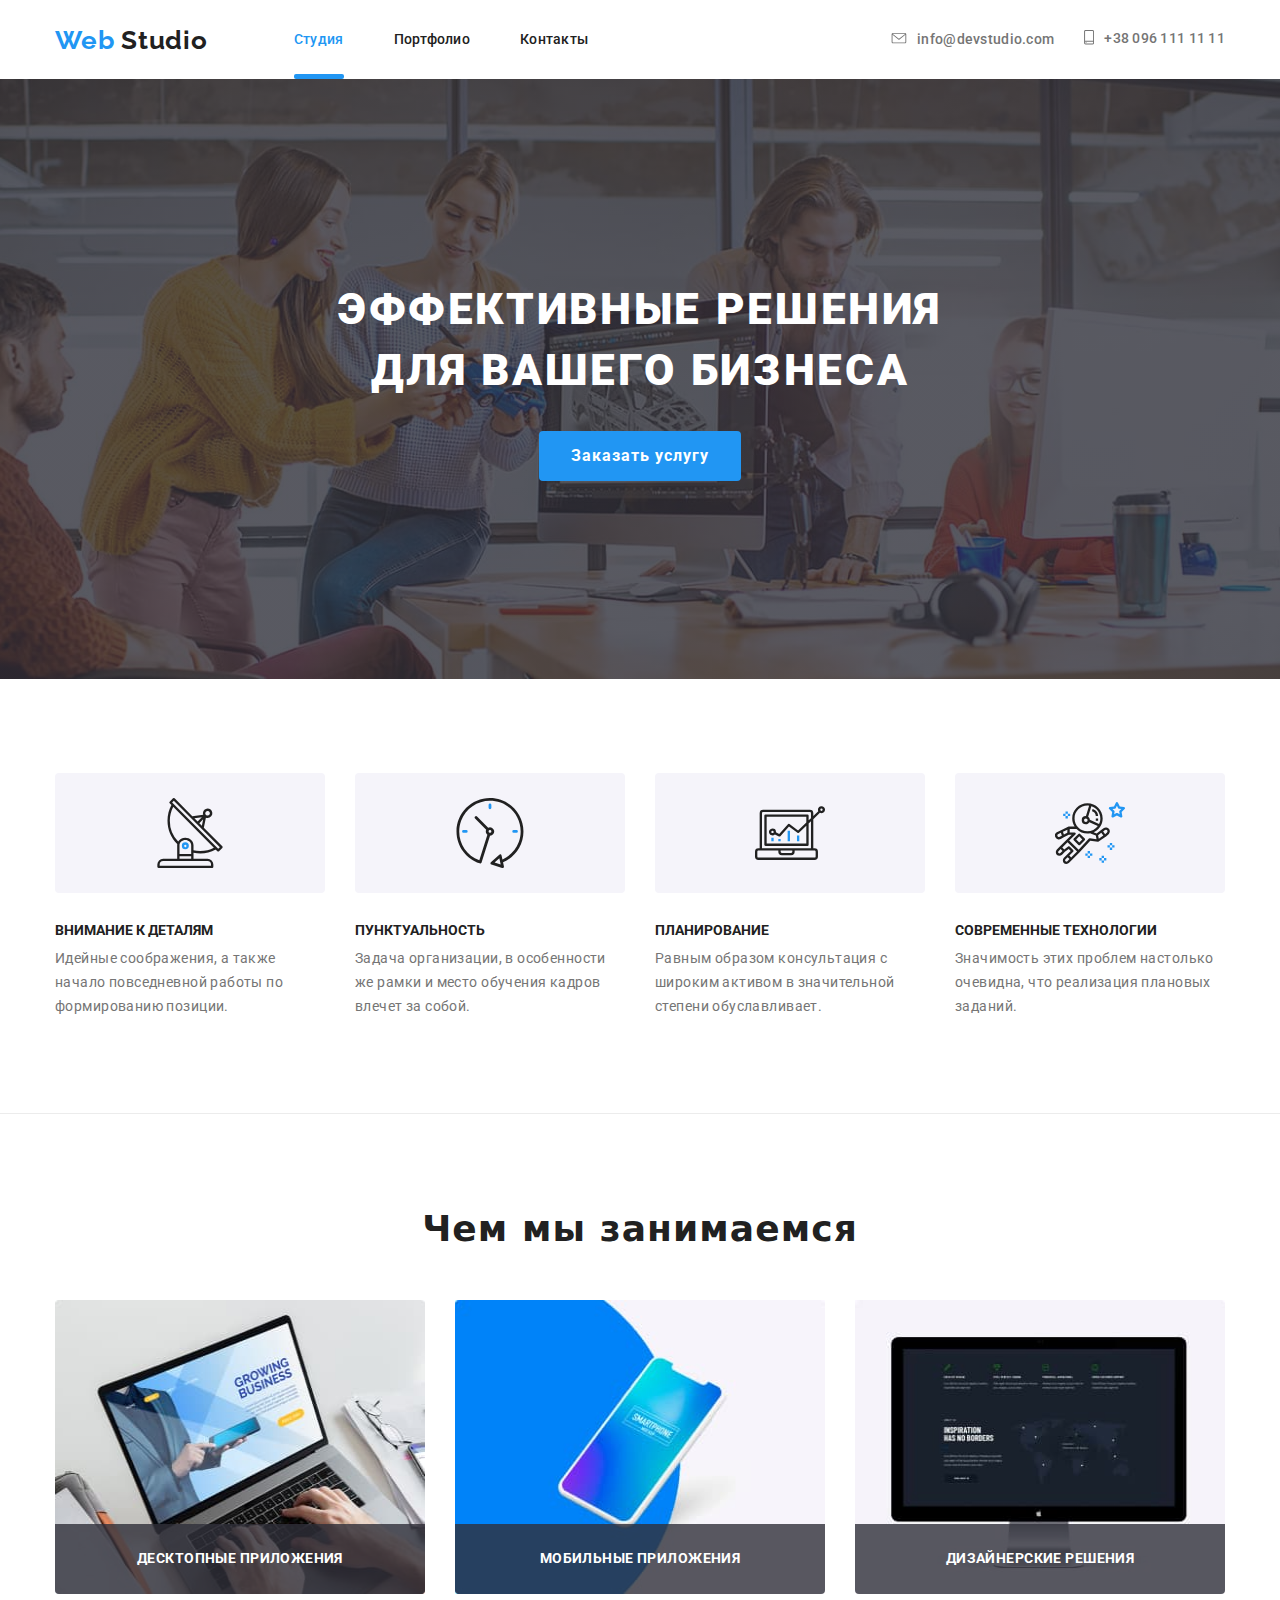
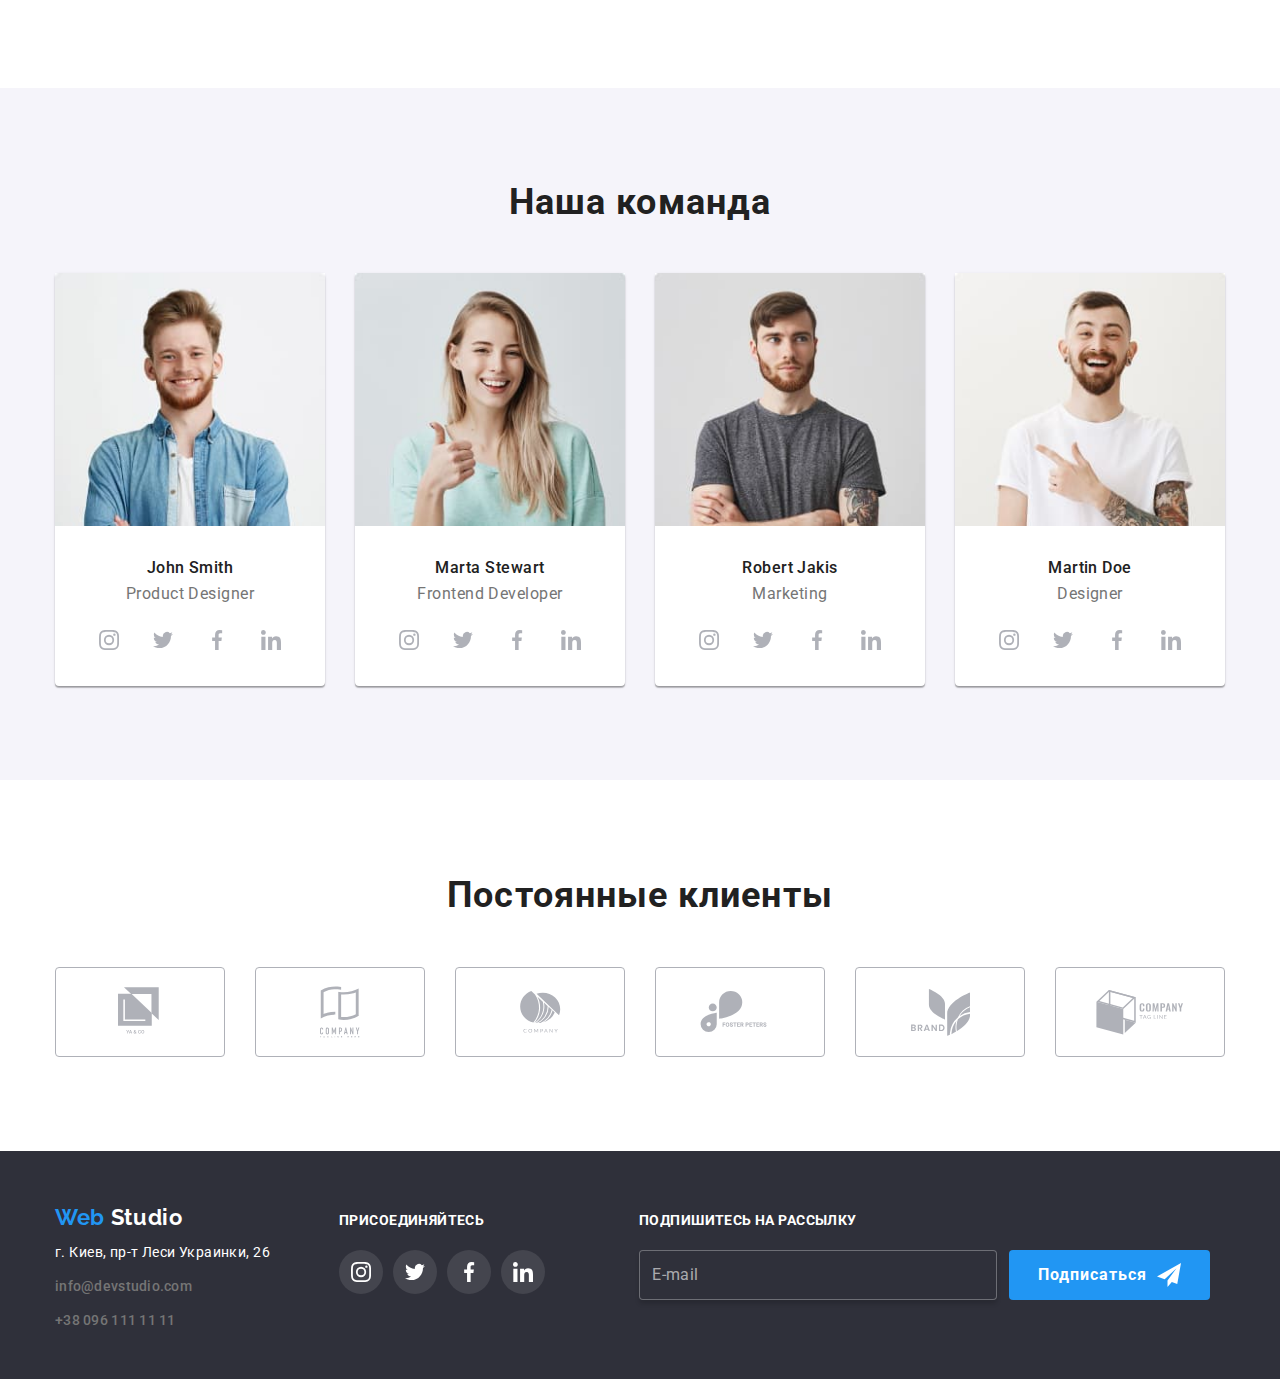
<file: index.html>
<!DOCTYPE html>
<html lang="ru">
  <head>
    <meta charset="UTF-8" />
    <meta name="viewport" content="width=device-width, initial-scale=1.0" />
    <link
      href="https://fonts.googleapis.com/css2?family=Raleway:wght@700&amp;family=Roboto:wght@400;500;700;900&amp;display=swap"
      rel="stylesheet"
    />
    <link rel="stylesheet" href="./css/main.min.css" />
    <title>Студия</title>
  </head>

  <body class="body">
    <!-- Шапка сайта -->
    <header class="header">
      <div class="container">
        <div class="header-flex">
          <nav class="site-nav">
            <a class="link logo" lang="en" href="./index.html" 
              ><span class="web">Web</span> Studio</a
            >
            <ul class="main-nav list">
              <li><a href="./index.html" class="link current">Студия</a></li>
              <li><a href="./portfolio.html" class="link">Портфолио</a></li>
              <li><a href="" class="link">Контакты</a></li>
            </ul>
          </nav>
          <ul class="contacts list">
            <li class="contacts-item">
              <a class="contacts-link" href="mailto:info@devstudio.com">
                <svg class="icon envelope" width="16" height="11">
                  <use href="./images/sprite.svg#envelope"></use>
                </svg>
                info@devstudio.com
              </a>
            </li>
            <li class="contacts-item">
              <a class="contacts-link" href="tel:380961111111">
                <svg class="icon smartphone" width="10" height="15">
                  <use href="./images/sprite.svg#smartphone"></use>
                </svg>
                +38 096 111 11 11</a
              >
            </li>
          </ul>
        </div>
      </div>
    </header>
    <main>
      <!-- Функция заказа услуги -->
      <section class="hero">
        <div class="hero-content">
          <h1 class="hero-title">
            эффективные решения <br />для вашего бизнеса
          </h1>
          <button data-open-modal class="hero-button">Заказать услугу</button>
          <div class="backdrop is-hidden" data-backdrop>
            <div class="modal js-speaker-form">
            <form class="modal" autocomplete="off">
              <h2 class="form-title">Оставьте свои данные, мы вам перезвоним</h2>
              <div class="form-field">
        <span class="form-icon">
          <svg class="icon-modal-mail" width=15 height=12>
           <use href="./images/sprite.svg#icon-modal-name"></use>
          </svg></span>
        <input
          type="text"
          class="form-input"
          name="name"
          id="name"
          placeholder=" "
        />
        <label for="name" class="form-label">Имя</label>
      </div>
      <div class="form-field">
      <span class="form-icon">
        <svg class="icon-modal-mail" width=15 height=12>
           <use href="./images/sprite.svg#icon-modal-phone"></use>
          </svg>
      </span>
      <input
          type="tel"
          class="form-input"
          name="telephone"
          id="telephone"
          placeholder=" "
        />
        <label for="telephone" class="form-label">Телефон</label>
      </div>
      <div class="form-field">
        <span class="form-icon">
          <svg class="icon-modal-mail" width=15 height=12>
           <use href="./images/sprite.svg#icon-modal-mail"></use>
          </svg>
        </span>
        <input
          type="email"
          class="form-input"
          name="mail"
          id="mail"
          placeholder=" "
        />
        <label for="mail" class="form-label">Почта</label>
      </div>
      <div class="form-field-comment">
        <textarea
          class="form-textarea"
          name="comment"
          id="comment"
          rows="8"
          placeholder=" "
        ></textarea>
        <label for="comment" class="form-comment">Комментарий</label>
      </div>
       <label class="form-checkbox">
              <input
                class="input-checkbox"
                type="checkbox"
                name="term"
                value="term"
              />
            <span class="icon-checkbox"></span>
            <span class="label-checkbox">Соглашаюсь с рассылкой и принимаю
              <a class="text-link" href="">Условия договора</a></span>
            </label>
      <button class="button-send">Отправить</button>
              <button class="btn-close" data-close-modal></button>
            </form>
            </div>
            </div>
          </div>
        </div>
      </section>
      <!-- Преимущества -->
      <section class="benefits">
        <div class="container">
          <h2 class="visually-hidden benefits-title">Преимущества</h2>
          <ul class="benefits-flex list">
            <li class="benefits-item">
              <svg class="benefits-icon">
                <use href="./images/sprite.svg#antenna"></use>
              </svg>
              <h3 class="benefits-subtitle">Внимание к деталям</h3>
              <p class="benefits-text">
                Идейные соображения, а также начало повседневной работы по
                формированию позиции.
              </p>
            </li>
            <li class="benefits-item">
              <svg class="benefits-icon">
                <use href="./images/sprite.svg#clock"></use>
              </svg>
              <h3 class="benefits-subtitle">Пунктуальность</h3>
              <p class="benefits-text">
                Задача организации, в особенности же рамки и место обучения
                кадров влечет за собой.
              </p>
            </li>
            <li class="benefits-item">
              <svg class="benefits-icon">
                <use href="./images/sprite.svg#diagram"></use>
              </svg>
              <h3 class="benefits-subtitle">Планирование</h3>
              <p class="benefits-text">
                Равным образом консультация с широким активом в значительной
                степени обуславливает.
              </p>
            </li>
            <li class="benefits-item">
              <svg class="benefits-icon">
                <use href="./images/sprite.svg#astronaut"></use>
              </svg>
              <h3 class="benefits-subtitle">Современные технологии</h3>
              <p class="benefits-text">
                Значимость этих проблем настолько очевидна, что реализация
                плановых заданий.
              </p>
            </li>
          </ul>
        </div>
      </section>
      <!-- Предоставляемые услуги -->
      <section class="products">
        <div class="container">
          <h2 class="products-title">Чем мы занимаемся</h2>
          <ul class="products-flex list">
            <li class="products-item">
              <img
              class="image"
                src="./images/devices/laptop.jpg"
                alt="Открытая программа на экране ноутбука"
                width="370"
                height="294"
              />
              <p class="products-text">Десктопные приложения</p>
            </li>
            <li class="products-item">
              <img
              class="image"
                src="./images/devices/phone.jpg"
                alt="Смартфон c открытым мобильным приложением"
                width="370"
                height="294"
              />
              <p class="products-text">Мобильные приложения</p>
            </li>
            <li class="products-item">
              <img
              class="image"
                src="./images/devices/computer.jpg"
                alt="Экран компьютера с дизайном на рабочем столе"
                width="370"
                height="294"
              />
              <p class="products-text">Дизайнерские решения</p>
            </li>
          </ul>
        </div>
      </section>
      <!-- Команда -->
      <section class="workers">
        <div class="container">
          <h2 class="workers-title">Наша команда</h2>
          <ul class="workers-flex list">
            <li class="workers-item">
              <img
                src="./images/teamworkers/john.jpg"
                alt="Фото Джона Смита"
                width="270"
              />
              <h3 class="workers-subtitle">John Smith</h3>
              <p class="workers-text">Product Designer</p>
              <ul class="workers-socials list">
                <li class="workers-socials item">
                  <a
                    href="https://www.instagram.com/"
                    aria-label="Ссылка на Instagram"
                    class="workers-link"
                  >
                    <svg class="social-icon" width="20" height="20">
                      <use href="./images/sprite.svg#instagram"></use>
                    </svg>
                  </a>
                </li>
                <li class="workers-socials item">
                  <a
                    href="https://www.twitter.com/"
                    aria-label="Ссылка на Twitter"
                    class="workers-link"
                  >
                    <svg class="social-icon" width="20" height="20">
                      <use href="./images/sprite.svg#twitter"></use>
                    </svg>
                  </a>
                </li>
                <li class="workers-socials item">
                  <a
                    href="https://www.facebook.com/"
                    aria-label="Ссылка на Facebook"
                    class="workers-link"
                    ><svg class="social-icon" width="20" height="20">
                      <use href="./images/sprite.svg#facebook"></use></svg
                  ></a>
                </li>
                <li class="workers-socials item">
                  <a
                    href="https://www.linkedin.com/"
                    aria-label="Ссылка на LinkedIn"
                    class="workers-link"
                    ><svg class="social-icon" width="20" height="20">
                      <use href="./images/sprite.svg#linkedin"></use></svg
                  ></a>
                </li>
              </ul>
            </li>
            <li class="workers-item">
              <img
                src="./images/teamworkers/marta.jpg"
                alt="Фото Марты Стюарт"
                width="270"
              />
              <h3 class="workers-subtitle">Marta Stewart</h3>
              <p class="workers-text">Frontend Developer</p>
              <ul class="workers-socials list">
                <li class="workers-socials item">
                  <a
                    href="https://www.instagram.com/"
                    aria-label="Ссылка на Instagram"
                    class="workers-link"
                  >
                    <svg class="social-icon" width="20" height="20">
                      <use href="./images/sprite.svg#instagram"></use>
                    </svg>
                  </a>
                </li>
                <li class="workers-socials item">
                  <a
                    href="https://www.twitter.com/"
                    aria-label="Ссылка на Twitter"
                    class="workers-link"
                  >
                    <svg class="social-icon" width="20" height="20">
                      <use href="./images/sprite.svg#twitter"></use>
                    </svg>
                  </a>
                </li>
                <li class="workers-socials item">
                  <a
                    href="https://www.facebook.com/"
                    aria-label="Ссылка на Facebook"
                    class="workers-link"
                    ><svg class="social-icon" width="20" height="20">
                      <use href="./images/sprite.svg#facebook"></use></svg
                  ></a>
                </li>
                <li class="workers-socials item">
                  <a
                    href="https://www.linkedin.com/"
                    aria-label="Ссылка на LinkedIn"
                    class="workers-link"
                    ><svg class="social-icon" width="20" height="20">
                      <use href="./images/sprite.svg#linkedin"></use></svg
                  ></a>
                </li>
              </ul>
            </li>
            <li class="workers-item">
              <img
                src="./images/teamworkers/robert.jpg"
                alt="Фото Роберта Джайкиса"
                width="270"
              />
              <h3 class="workers-subtitle">Robert Jakis</h3>
              <p class="workers-text">Marketing</p>
              <ul class="workers-socials list">
                <li class="workers-socials item">
                  <a
                    href="https://www.instagram.com/"
                    aria-label="Ссылка на Instagram"
                    class="workers-link"
                  >
                    <svg class="social-icon" width="20" height="20">
                      <use href="./images/sprite.svg#instagram"></use>
                    </svg>
                  </a>
                </li>
                <li class="workers-socials item">
                  <a
                    href="https://www.twitter.com/"
                    aria-label="Ссылка на Twitter"
                    class="workers-link"
                  >
                    <svg class="social-icon" width="20" height="20">
                      <use href="./images/sprite.svg#twitter"></use>
                    </svg>
                  </a>
                </li>
                <li class="workers-socials item">
                  <a
                    href="https://www.facebook.com/"
                    aria-label="Ссылка на Facebook"
                    class="workers-link"
                    ><svg class="social-icon" width="20" height="20">
                      <use href="./images/sprite.svg#facebook"></use></svg
                  ></a>
                </li>
                <li class="workers-socials item">
                  <a
                    href="https://www.linkedin.com/"
                    aria-label="Ссылка на LinkedIn"
                    class="workers-link"
                    ><svg class="social-icon" width="20" height="20">
                      <use href="./images/sprite.svg#linkedin"></use></svg
                  ></a>
                </li>
              </ul>
            </li>
            <li class="workers-item">
              <img
                src="./images/teamworkers/martin.jpg"
                alt="Фото Мартина Дое"
                width="270"
              />
              <h3 class="workers-subtitle">Martin Doe</h3>
              <p class="workers-text">Designer</p>
              <ul class="workers-socials list">
                <li class="workers-socials item">
                  <a
                    href="https://www.instagram.com/"
                    aria-label="Ссылка на Instagram"
                    class="workers-link"
                  >
                    <svg class="social-icon" width="20" height="20">
                      <use href="./images/sprite.svg#instagram"></use>
                    </svg>
                  </a>
                </li>
                <li class="workers-socials item">
                  <a
                    href="https://www.twitter.com/"
                    aria-label="Ссылка на Twitter"
                    class="workers-link"
                  >
                    <svg class="social-icon" width="20" height="20">
                      <use href="./images/sprite.svg#twitter"></use>
                    </svg>
                  </a>
                </li>
                <li class="workers-socials item">
                  <a
                    href="https://www.facebook.com/"
                    aria-label="Ссылка на Facebook"
                    class="workers-link"
                    ><svg class="social-icon" width="20" height="20">
                      <use href="./images/sprite.svg#facebook"></use></svg
                  ></a>
                </li>
                <li class="workers-socials item">
                  <a
                    href="https://www.linkedin.com/"
                    aria-label="Ссылка на LinkedIn"
                    class="workers-link"
                    ><svg class="social-icon" width="20" height="20">
                      <use href="./images/sprite.svg#linkedin"></use></svg
                  ></a>
                </li>
              </ul>
            </li>
          </ul>
        </div>
      </section>
      <!-- Постоянные клиенты -->
      <section class="clients">
        <div class="container">
          <h2 class="clients-title">Постоянные клиенты</h2>
          <ul class="clients-flex list">
            <li class="clients-item">
              <a href="" aria-label="Ссылка на YA & CO" class="clients-link">
                <svg class="clients-icon" width="45" height="50">
                  <use href="./images/sprite.svg#client1"></use>
                </svg>
              </a>
            </li>
            <li class="clients-item">
              <a
                href=""
                aria-label="Ссылка на COMPANY TAGLINE HERE"
                class="clients-link"
              >
                <svg class="clients-icon" width="40" height="52">
                  <use href="./images/sprite.svg#client2"></use>
                </svg>
              </a>
            </li>
            <li class="clients-item">
              <a href="" aria-label="Ссылка на COMPANY" class="clients-link">
                <svg class="clients-icon" width="41" height="42">
                  <use href="./images/sprite.svg#client3"></use>
                </svg>
              </a>
            </li>
            <li class="clients-item">
              <a
                href=""
                aria-label="Ссылка на FOSTER PETERS"
                class="clients-link"
              >
                <svg class="clients-icon" width="80" height="42">
                  <use href="./images/sprite.svg#client4"></use>
                </svg>
              </a>
            </li>
            <li class="clients-item">
              <a href="" aria-label="Ссылка на BRAND" class="clients-link">
                <svg class="clients-icon" width="59" height="47">
                  <use href="./images/sprite.svg#client5"></use>
                </svg>
              </a>
            </li>
            <li class="clients-item">
              <a
                href=""
                aria-label="Ссылка на COMPANY TAG LINE"
                class="clients-link"
              >
                <svg class="clients-icon" width="88" height="45">
                  <use href="./images/sprite.svg#client6"></use>
                </svg>
              </a>
            </li>
          </ul>
        </div>
      </section>
    </main>
    <!-- Футер -->
    <footer class="footer">
      <div class="container">
        <div class="footer-flex">
          <div class="footer-info">
            <a lang="en" href="./index.html" class="footer-logo"
              ><span class="web">Web</span> Studio</a
            >
            <address>
              <a
                href="https://www.google.com/maps/place/%D0%B1%D1%83%D0%BB.+%D0%9B%D0%B5%D1%81%D0%B8+%D0%A3%D0%BA%D1%80%D0%B0%D0%B8%D0%BD%D0%BA%D0%B8,+26,+%D0%9A%D0%B8%D0%B5%D0%B2,+02000/@50.4265807,30.5361971,17z/data=!3m1!4b1!4m5!3m4!1s0x40d4cf0e033ecbe9:0x57a4dffefec77da0!8m2!3d50.4265807!4d30.5383858"
                class="address"
                target="_blank"
                >г. Киев, пр-т Леси Украинки, 26</a
              >
            </address>
            <ul class="footer-contacts list">
              <li class="footer-contacts-link">
                <a class="contacts-link" href="mailto:info@devstudio.com"
                  >info@devstudio.com</a
                >
              </li>
              <li class="footer-contacts-link">
                <a class="contacts-link" href="tel:380961111111"
                  >+38 096 111 11 11</a
                >
              </li>
            </ul>
          </div>
          <!-- Ссылки на соц сети -->
          <div class="footer-join">
            <p class="socials-subtitle">присоединяйтесь</p>
            <ul class="footer-socials list">
              <li class="socials-item">
                <a
                  class="socials-link"
                  href="https://www.instagram.com/"
                  aria-label="Ссылка на Instagram"
                >
                  <svg class="social-icon footer" width="20" height="20">
                    <use href="./images/sprite.svg#instagram"></use>
                  </svg>
                </a>
              </li>
              <li class="socials-item">
                <a
                  class="socials-link"
                  href="https://www.twitter.com/"
                  aria-label="Ссылка на Twitter"
                >
                  <svg class="social-icon footer" width="20" height="20">
                    <use href="./images/sprite.svg#twitter"></use>
                  </svg>
                </a>
              </li>
              <li class="socials-item">
                <a
                  class="socials-link"
                  href="https://www.facebook.com/"
                  aria-label="Ссылка на Facebook"
                >
                  <svg class="social-icon footer" width="20" height="20">
                    <use href="./images/sprite.svg#facebook"></use>
                  </svg>
                </a>
              </li>
              <li class="socials-item">
                <a
                  class="socials-link"
                  href="https://www.linkedin.com/"
                  aria-label="Ссылка на LinkedIn"
                >
                  <svg class="social-icon footer" width="20" height="20">
                    <use href="./images/sprite.svg#linkedin"></use></svg
                ></a>
              </li>
            </ul>
          </div>
          <form class="form js-speaker-form" autocomplete="off">
        <label for="mail" class="label-subscription">подпишитесь на рассылку</label>
        </br>
        <div class="form-subscription">
        <input
          type="email"
          name="mail"
          id="mail"
          placeholder="E-mail"
        />
        <button type="submit">Подписаться<svg class="icon-send">
          <use href="./images/sprite.svg#send"></use></svg>
        </button>
      </div>
    </footer>
    <script>
      (() => {
        document
          .querySelector('.js-speaker-form')
          .addEventListener('submit', e => {
            e.preventDefault();

            new FormData(e.currentTarget).forEach((value, name) =>
              console.log(`${name}: ${value}`),
            );

            e.currentTarget.reset();
          });
      })();
    </script>
     <script src="./js/modal.js"></script>
  </body>
</html>
</file>
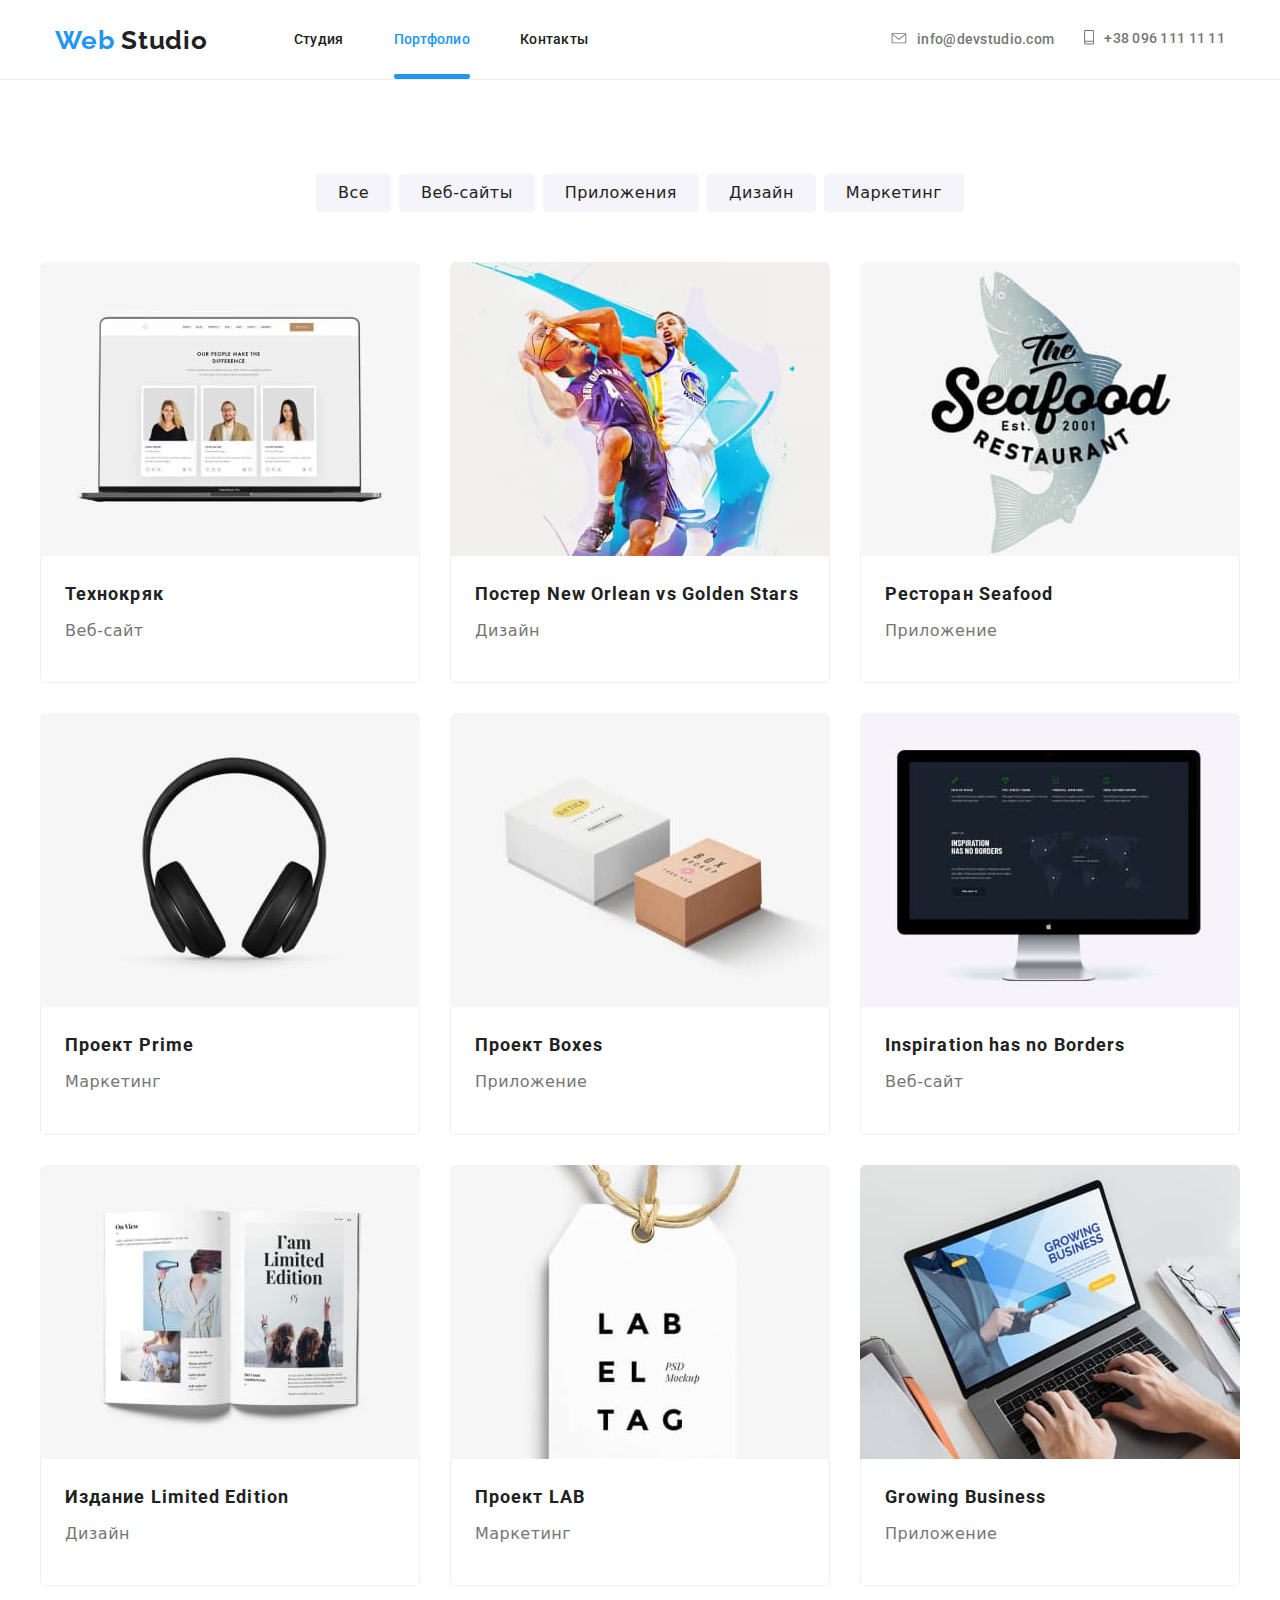
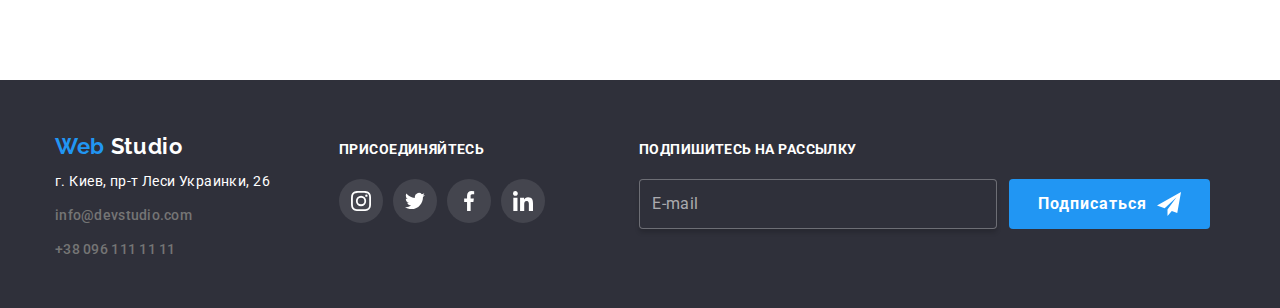
<file: portfolio.html>
<!DOCTYPE html>
<html lang="ru">
  <head>
    <meta charset="UTF-8" />
    <meta name="viewport" content="width=device-width, initial-scale=1.0" />
    <link
      href="https://fonts.googleapis.com/css2?family=Raleway:wght@700&amp;family=Roboto:wght@400;500;700;900&amp;display=swap"
      rel="stylesheet"
    />
    <link rel="stylesheet" href="./css/main.min.css" />
    <title>Портфолио</title>
  </head>

  <body>
    <!-- Шапка сайта -->
    <header class="portfolio-header">
      <div class="container">
        <div class="header-flex">
          <nav class="site-nav">
            <a lang="en" href="./index.html" class="logo"
              ><span class="web">Web</span> Studio</a
            >
            <ul class="main-nav list">
              <li><a href="./index.html" class="link">Студия</a></li>
              <li>
                <a href="./portfolio.html" class="link current">Портфолио</a>
              </li>
              <li><a href="" class="link">Контакты</a></li>
            </ul>
          </nav>
          <ul class="contacts list">
            <li class="contacts-item">
              <a class="contacts-link" href="mailto:info@devstudio.com">
                <svg class="icon envelope" width="16" height="11">
                  <use href="./images/sprite.svg#envelope"></use>
                </svg>
                info@devstudio.com
              </a>
            </li>
            <li class="contacts-item">
              <a class="contacts-link" href="tel:380961111111">
                <svg class="icon smartphone" width="10" height="15">
                  <use href="./images/sprite.svg#smartphone"></use>
                </svg>
                +38 096 111 11 11</a
              >
            </li>
          </ul>
        </div>
      </div>
    </header>
    <main>
      <section class="portfolio container">
        <h1 class="portfolio-title">Портфолио</h1>
        <!-- Фильтры -->
        <div class="portfolio nav-filters">
          <button type="button" class="portfolio-button">Все</button>
          <button type="button" class="portfolio-button">Веб-сайты</button>
          <button type="button" class="portfolio-button">Приложения</button>
          <button type="button" class="portfolio-button">Дизайн</button>
          <button type="button" class="portfolio-button">Маркетинг</button>
        </div>
        <!-- Примеры работ -->
        <ul class="examples-flex list">
          <li class="examples-item">
            <a>
              <div class="box">
                <img
                  src="./images/examples/notebook.jpg"
                  alt="Открытый веб-сайт на экране ноутбука"
                  width="380"
                  class="image"
                />
                <p class="examples-text">
                  Технокряк это современная площадка распространения
                  коронавируса. Компании используют эту платформу для цифрового
                  шпионажа и атак на защищённые сервера конкурентов.
                </p>
              </div>
              <div class="examples-info">
                <h2 class="examples-title">Технокряк</h2>
                <p class="examples-subtitle">Веб-сайт</p>
              </div>
            </a>
          </li>
          <li class="examples-item">
            <a>
              <div class="box">
                <img
                  src="./images/examples/poster.jpg"
                  alt="Дизайн постера с баскетболистами"
                  width="380"
                  class="image"
                />
                <p class="examples-text">
                  Технокряк это современная площадка распространения
                  коронавируса. Компании используют эту платформу для цифрового
                  шпионажа и атак на защищённые сервера конкурентов.
                </p>
              </div>
              <div class="examples-info">
                <h2 class="examples-title">
                  Постер New Orlean vs Golden Stars
                </h2>
                <p class="examples-subtitle">Дизайн</p>
              </div>
            </a>
          </li>
          <li class="examples-item">
            <a>
              <div class="box">
                <img
                  src="./images/examples/seafood.jpg"
                  alt="Приложение для ресторана с морской кухней"
                  width="380"
                  class="image"
                />
                <p class="examples-text">
                  Технокряк это современная площадка распространения
                  коронавируса. Компании используют эту платформу для цифрового
                  шпионажа и атак на защищённые сервера конкурентов.
                </p>
              </div>
              <div class="examples-info">
                <h2 class="examples-title">Ресторан Seafood</h2>
                <p class="examples-subtitle">Приложение</p>
              </div>
            </a>
          </li>
          <li class="examples-item">
            <a>
              <div class="box">
                <img
                  src="./images/examples/headphones.jpg"
                  alt="Наушники"
                  width="380"
                  class="image"
                />
                <p class="examples-text">
                  Технокряк это современная площадка распространения
                  коронавируса. Компании используют эту платформу для цифрового
                  шпионажа и атак на защищённые сервера конкурентов.
                </p>
              </div>
              <div class="examples-info">
                <h2 class="examples-title">Проект Prime</h2>
                <p class="examples-subtitle">Маркетинг</p>
              </div>
            </a>
          </li>
          <li class="examples-item">
            <a>
              <div class="box">
                <img
                  src="./images/examples/boxes.jpg"
                  alt="Приложение Боксес"
                  width="380"
                  class="image"
                />
                <p class="examples-text">
                  Технокряк это современная площадка распространения
                  коронавируса. Компании используют эту платформу для цифрового
                  шпионажа и атак на защищённые сервера конкурентов.
                </p>
              </div>
              <div class="examples-info">
                <h2 class="examples-title">Проект Boxes</h2>
                <p class="examples-subtitle">Приложение</p>
              </div>
            </a>
          </li>
          <li class="examples-item">
            <a>
              <div class="box">
                <img
                  src="./images/examples/imac.jpg"
                  alt="Веб-сайт на экране монитора"
                  width="380"
                  class="image"
                />
                <p class="examples-text">
                  Технокряк это современная площадка распространения
                  коронавируса. Компании используют эту платформу для цифрового
                  шпионажа и атак на защищённые сервера конкурентов.
                </p>
              </div>
              <div class="examples-info">
                <h2 class="examples-title">Inspiration has no Borders</h2>
                <p class="examples-subtitle">Веб-сайт</p>
              </div>
            </a>
          </li>
          <li class="examples-item">
            <a>
              <div class="box">
                <img
                  src="./images/examples/limited-edition.jpg"
                  alt="Дизайн для издания в виде открытой книги"
                  width="380"
                  class="image"
                />
                <p class="examples-text">
                  Технокряк это современная площадка распространения
                  коронавируса. Компании используют эту платформу для цифрового
                  шпионажа и атак на защищённые сервера конкурентов.
                </p>
              </div>
              <div class="examples-info">
                <h2 class="examples-title">Издание Limited Edition</h2>
                <p class="examples-subtitle">Дизайн</p>
              </div>
            </a>
          </li>
          <li class="examples-item">
            <a>
              <div class="box">
                <img
                  src="./images/examples/lab.jpg"
                  alt="Белый лэйб с английскими буквами названия проекта маркетинга"
                  width="380"
                  class="image"
                />
                <p class="examples-text">
                  Технокряк это современная площадка распространения
                  коронавируса. Компании используют эту платформу для цифрового
                  шпионажа и атак на защищённые сервера конкурентов.
                </p>
              </div>
              <div class="examples-info">
                <h2 class="examples-title">Проект LAB</h2>
                <p class="examples-subtitle">Маркетинг</p>
              </div>
            </a>
          </li>
          <li class="examples-item">
            <a>
              <div class="box">
                <img
                  src="./images/examples/laptop.jpg"
                  alt="Открытое приложение на экране ноутбука"
                  width="380"
                  class="image"
                />
                <p class="examples-text">
                  Технокряк это современная площадка распространения
                  коронавируса. Компании используют эту платформу для цифрового
                  шпионажа и атак на защищённые сервера конкурентов.
                </p>
              </div>
              <div class="examples-info">
                <h2 class="examples-title">Growing Business</h2>
                <p class="examples-subtitle">Приложение</p>
              </div>
            </a>
          </li>
        </ul>
      </section>
    </main>
    <!-- Футер -->
    <footer class="footer">
      <div class="container">
        <div class="footer-flex">
          <div class="footer-info">
            <a lang="en" href="./index.html" class="footer-logo"
              ><span class="web">Web</span> Studio</a
            >
            <address>
              <a
                href="https://www.google.com/maps/place/%D0%B1%D1%83%D0%BB.+%D0%9B%D0%B5%D1%81%D0%B8+%D0%A3%D0%BA%D1%80%D0%B0%D0%B8%D0%BD%D0%BA%D0%B8,+26,+%D0%9A%D0%B8%D0%B5%D0%B2,+02000/@50.4265807,30.5361971,17z/data=!3m1!4b1!4m5!3m4!1s0x40d4cf0e033ecbe9:0x57a4dffefec77da0!8m2!3d50.4265807!4d30.5383858"
                class="address"
                target="_blank"
                >г. Киев, пр-т Леси Украинки, 26</a
              >
            </address>
            <ul class="footer-contacts list">
              <li class="footer-contacts-link">
                <a class="contacts-link" href="mailto:info@devstudio.com"
                  >info@devstudio.com</a
                >
              </li>
              <li class="footer-contacts-link">
                <a class="contacts-link" href="tel:380961111111"
                  >+38 096 111 11 11</a
                >
              </li>
            </ul>
          </div>
          <!-- Ссылки на соц сети -->
          <div class="footer-join">
            <p class="socials-subtitle">присоединяйтесь</p>
            <ul class="footer-socials list">
              <li class="socials-item">
                <a
                  class="socials-link"
                  href="https://www.instagram.com/"
                  aria-label="Ссылка на Instagram"
                >
                  <svg class="social-icon footer" width="20" height="20">
                    <use href="./images/sprite.svg#instagram"></use>
                  </svg>
                </a>
              </li>
              <li class="socials-item">
                <a
                  class="socials-link"
                  href="https://www.twitter.com/"
                  aria-label="Ссылка на Twitter"
                >
                  <svg class="social-icon footer" width="20" height="20">
                    <use href="./images/sprite.svg#twitter"></use>
                  </svg>
                </a>
              </li>
              <li class="socials-item">
                <a
                  class="socials-link"
                  href="https://www.facebook.com/"
                  aria-label="Ссылка на Facebook"
                >
                  <svg class="social-icon footer" width="20" height="20">
                    <use href="./images/sprite.svg#facebook"></use>
                  </svg>
                </a>
              </li>
              <li class="socials-item">
                <a
                  class="socials-link"
                  href="https://www.linkedin.com/"
                  aria-label="Ссылка на LinkedIn"
                >
                  <svg class="social-icon footer" width="20" height="20">
                    <use href="./images/sprite.svg#linkedin"></use></svg
                ></a>
              </li>
            </ul>
          </div>
          <form class="form js-speaker-form" autocomplete="off">
        <label for="mail" class="label-subscription">подпишитесь на рассылку</label>
        </br>
        <div class="form-subscription">
        <input
          type="email"
          name="mail"
          id="mail"
          placeholder="E-mail"
        />
        <button type="submit">Подписаться<svg class="icon-send">
          <use href="./images/sprite.svg#send"></use></svg>
        </button>
      </div>
    </footer>
    <script>
      (() => {
        document
          .querySelector('.js-speaker-form')
          .addEventListener('submit', e => {
            e.preventDefault();

            new FormData(e.currentTarget).forEach((value, name) =>
              console.log(`${name}: ${value}`),
            );

            e.currentTarget.reset();
          });
      })();
    </script>
  </body>
</html>
</file>
<file: css/main.min.css>
/*! modern-normalize v0.6.0 | MIT License | https://github.com/sindresorhus/modern-normalize */*,*::before,*::after{-webkit-box-sizing:border-box;box-sizing:border-box}:root{-moz-tab-size:4;-o-tab-size:4;tab-size:4}html{line-height:1.15;-webkit-text-size-adjust:100%}body{margin:0}body{font-family:system-ui,-apple-system,"Segoe UI",Roboto,Helvetica,Arial,sans-serif,"Apple Color Emoji","Segoe UI Emoji"}hr{height:0}abbr[title]{-webkit-text-decoration:underline dotted;text-decoration:underline dotted}b,strong{font-weight:bolder}code,kbd,samp,pre{font-family:SFMono-Regular, Consolas, "Liberation Mono", Menlo, monospace;font-size:1em}small{font-size:80%}sub,sup{font-size:75%;line-height:0;position:relative;vertical-align:baseline}sub{bottom:-0.25em}sup{top:-0.5em}button,input,optgroup,select,textarea{font-family:inherit;font-size:100%;line-height:1.15;margin:0}button,select{text-transform:none}button,[type="button"],[type="reset"],[type="submit"]{-webkit-appearance:button}button::-moz-focus-inner,[type="button"]::-moz-focus-inner,[type="reset"]::-moz-focus-inner,[type="submit"]::-moz-focus-inner{border-style:none;padding:0}button:-moz-focusring,[type="button"]:-moz-focusring,[type="reset"]:-moz-focusring,[type="submit"]:-moz-focusring{outline:1px dotted ButtonText}fieldset{padding:0.35em 0.75em 0.625em}legend{padding:0}progress{vertical-align:baseline}[type="number"]::-webkit-inner-spin-button,[type="number"]::-webkit-outer-spin-button{height:auto}[type="search"]{-webkit-appearance:textfield;outline-offset:-2px}[type="search"]::-webkit-search-decoration{-webkit-appearance:none}::-webkit-file-upload-button{-webkit-appearance:button;font:inherit}summary{display:list-item}.main-nav,.contacts{font-family:"Roboto",sans-serif;background-color:#fff;color:#757575}.logo,.main-nav .link,.contacts-link,.workers-link,.clients-link,.footer-logo,address a,.footer-contacts-link,.socials-link,.examples-item{text-decoration:none}.container{width:1200px;margin-left:auto;margin-right:auto;padding-left:15px;padding-right:15px}.main-nav,.contacts,.benefits-flex,.products-flex,.workers-flex,.workers-socials.list,.clients-flex,.footer-contacts,.footer-socials,.examples-flex{margin:0;padding:0;list-style:none}.benefits-text{margin:0px}.image{display:block;max-width:100%}.benefits-title,.portfolio-title{position:absolute;width:1px;height:1px;margin:-1px;border:0;padding:0;clip:rect(0 0 0 0);overflow:hidden}.hero-button,.button-send,.form-subscription button{display:inline-block;-webkit-box-align:center;-ms-flex-align:center;align-items:center;padding:10px 32px;min-width:200px;min-height:50px;border:0px;border-radius:4px;font-family:"Roboto",sans-serif;color:#fff;background-color:#2196f3;font-weight:700;font-size:16px;line-height:1.87;letter-spacing:0.06em;cursor:pointer}.header-flex{display:-webkit-box;display:-ms-flexbox;display:flex;-webkit-box-align:center;-ms-flex-align:center;align-items:center}.site-nav{display:-webkit-box;display:-ms-flexbox;display:flex;-webkit-box-align:center;-ms-flex-align:center;align-items:center}.logo{padding:24px 0px;color:#212121;font-family:"Raleway",sans-serif;font-weight:700;font-size:26px;line-height:1;letter-spacing:0.03em}.web{color:#2196f3}.main-nav{display:-webkit-box;display:-ms-flexbox;display:flex;margin-left:86px}.main-nav .link{position:relative;display:block;padding:32px 0px;color:#212121;font-weight:500;font-size:14px;line-height:1.1;letter-spacing:0.02em;-webkit-transition:color 250ms cubic-bezier(0.4, 0, 0.2, 1);transition:color 250ms cubic-bezier(0.4, 0, 0.2, 1)}.main-nav .link:hover,.main-nav .link:focus{color:#2196f3}.main-nav>li:not(:last-child){margin-right:50px}.main-nav .link.current{color:#2196f3}.main-nav .link.current::after{content:"";position:absolute;left:0;bottom:0;display:block;width:100%;height:5px;border-radius:2px;background-color:#2196f3;-webkit-transition:color 250ms cubic-bezier(0.4, 0, 0.2, 1);transition:color 250ms cubic-bezier(0.4, 0, 0.2, 1)}.contacts{display:-webkit-box;display:-ms-flexbox;display:flex;margin-left:auto}.contacts-link{display:-webkit-inline-box;display:-ms-inline-flexbox;display:inline-flex;-webkit-box-align:center;-ms-flex-align:center;align-items:center;color:#757575;font-weight:500;font-size:14px;line-height:1;letter-spacing:0.02em;-webkit-transition:color 250ms cubic-bezier(0.4, 0, 0.2, 1);transition:color 250ms cubic-bezier(0.4, 0, 0.2, 1)}.contacts-link:hover,.contacts-link:focus{color:#2196f3}.icon{display:inline-block;padding:0;margin-right:10px;background-repeat:no-repeat;fill:currentColor;cursor:pointer}.contacts-item+.contacts-item{margin-left:30px}.hero-content{padding:200px;background-image:-webkit-gradient(linear, left top, right top, from(rgba(47,48,58,0.8)), to(rgba(47,48,58,0.8))),url("../images/hero/hero.jpg");background-image:linear-gradient(to right, rgba(47,48,58,0.8), rgba(47,48,58,0.8)),url("../images/hero/hero.jpg");background-repeat:no-repeat;background-position:center;background-size:cover;text-align:center;max-width:1600px;height:600px;margin-left:auto;margin-right:auto}.hero-title{margin-top:0;margin-bottom:30px;color:#fff;font-family:"Roboto",sans-serif;font-weight:900;font-size:44px;line-height:1.38;text-align:center;letter-spacing:0.06em;text-transform:uppercase}.backdrop{position:fixed;top:0;left:0;width:100%;height:100%;background-color:rgba(0,0,0,0.5);z-index:3;opacity:1;-webkit-transition:opacity 250ms cubic-bezier(0.4, 0, 0.2, 1);transition:opacity 250ms cubic-bezier(0.4, 0, 0.2, 1)}.backdrop.is-hidden{opacity:0;pointer-events:none}.backdrop.is-hidden .modal{-webkit-transform:translate(-50%, -50%) scale(1.1);transform:translate(-50%, -50%) scale(1.1)}.modal{position:absolute;top:50%;left:50%;padding:40px 40px;width:528px;height:581px;background-color:#fff;-webkit-transform:translate(-50%, -50%) scale(1);transform:translate(-50%, -50%) scale(1);-webkit-transition:-webkit-transform 250ms cubic-bezier(0.4, 0, 0.2, 1);transition:-webkit-transform 250ms cubic-bezier(0.4, 0, 0.2, 1);transition:transform 250ms cubic-bezier(0.4, 0, 0.2, 1);transition:transform 250ms cubic-bezier(0.4, 0, 0.2, 1), -webkit-transform 250ms cubic-bezier(0.4, 0, 0.2, 1)}.modal{font-family:"Roboto",sans-serif}.form-title{margin-top:0px;margin-bottom:30px;font-weight:700;font-size:20px;line-height:1.15;letter-spacing:0.03em;text-align:center;color:#212121}.form-field{position:relative;margin-bottom:28px}.form-field:focus-within>.form-label{color:#2196f3;font-size:12px;-webkit-transform:translateY(-42px) translateX(-32px);transform:translateY(-42px) translateX(-32px)}.form-field:focus-within>.form-icon{fill:#2196f3}.form-label{position:absolute;font-weight:400;font-size:14px;line-height:1.14;letter-spacing:0.01em;top:50%;left:42px;-webkit-transform:translateY(-50%);transform:translateY(-50%);-webkit-transition:-webkit-transform 250ms cubic-bezier(0.4, 0, 0.2, 1);transition:-webkit-transform 250ms cubic-bezier(0.4, 0, 0.2, 1);transition:transform 250ms cubic-bezier(0.4, 0, 0.2, 1);transition:transform 250ms cubic-bezier(0.4, 0, 0.2, 1), -webkit-transform 250ms cubic-bezier(0.4, 0, 0.2, 1)}.form-label,.form-comment{color:#757575}.form-input,.form-textarea{display:-webkit-inline-box;display:-ms-inline-flexbox;display:inline-flex;border:1px solid rgba(33,33,33,0.2);border-radius:4px;outline:0px}.form-input{margin:0;padding:12px 18px;padding-left:42px;width:100%;height:40px}.form-input:hover,.form-input:focus{border:1px solid #2196f3}.form-input:not(:placeholder-shown)+.form-label{-webkit-transform:translateY(-42px) translateX(-32px);transform:translateY(-42px) translateX(-32px)}.form-icon{position:absolute;display:inline-block;top:50%;left:16px;-webkit-transform:translateY(-50%);transform:translateY(-50%);-webkit-transition:-webkit-transform 250ms cubic-bezier(0.4, 0, 0.2, 1);transition:-webkit-transform 250ms cubic-bezier(0.4, 0, 0.2, 1);transition:transform 250ms cubic-bezier(0.4, 0, 0.2, 1);transition:transform 250ms cubic-bezier(0.4, 0, 0.2, 1), -webkit-transform 250ms cubic-bezier(0.4, 0, 0.2, 1)}.form-field-comment{position:relative;margin-bottom:20px}.form-field-comment:focus-within>.form-comment{-webkit-transform:translateY(-42px);transform:translateY(-42px);color:#2196f3;font-size:12px}.form-textarea{display:block;resize:none;padding:12px 16px;width:100%;height:120px}.form-textarea:hover,.form-textarea:focus{border:1px solid #2196f3}.form-textarea:not(:placeholder-shown)+.form-comment{-webkit-transform:translateY(-42px);transform:translateY(-42px)}.form-comment{position:absolute;top:20px;left:16px;-webkit-transform:translateY(-50%);transform:translateY(-50%);-webkit-transition:-webkit-transform 250ms cubic-bezier(0.4, 0, 0.2, 1);transition:-webkit-transform 250ms cubic-bezier(0.4, 0, 0.2, 1);transition:transform 250ms cubic-bezier(0.4, 0, 0.2, 1);transition:transform 250ms cubic-bezier(0.4, 0, 0.2, 1), -webkit-transform 250ms cubic-bezier(0.4, 0, 0.2, 1);font-weight:400;font-size:14px;line-height:1.14;letter-spacing:0.01em}.form-checkbox{display:-webkit-box;display:-ms-flexbox;display:flex;-webkit-box-align:center;-ms-flex-align:center;align-items:center;-webkit-box-pack:center;-ms-flex-pack:center;justify-content:center}.input-checkbox{position:absolute;width:1px;height:1px;margin:-1px;border:0;padding:0;clip:rect(0 0 0 0);overflow:hidden}.input-checkbox:checked+.icon-checkbox,.input-checkbox:checked:focus+.icon-checkbox{border:none;width:15px;height:16px;background-image:url("../images/modal-icons/icon-checked.svg");background-repeat:no-repeat;background-size:contain;border-radius:2px}.icon-checkbox{margin-right:5px;width:15px;height:16px;border:2px solid black;border-radius:20%}.label-checkbox{margin:0;left:36px;font-weight:400;font-size:14px;line-height:1.71}.text-link{color:#2196f3;text-decoration:underline}.button-send{margin-top:30px}.btn-close{display:-webkit-box;display:-ms-flexbox;display:flex;position:absolute;top:1%;left:93%;width:30px;height:30px;border:none;border-radius:50%;background-image:url("../images/modal-icons/btn-close.svg");background-size:contain;background-repeat:no-repeat;cursor:pointer}.btn-close:hover,.btn-close:focus{fill:var(--accent-color)}.benefits{padding:94px 0px;margin:auto}.benefits-flex{display:-webkit-box;display:-ms-flexbox;display:flex;-ms-flex-wrap:wrap;flex-wrap:wrap}.benefits-item{width:270px;margin-right:30px}.benefits-item:nth-child(4n){margin-right:0px}.benefits-icon{display:block;width:270px;height:120px;padding:25px 100px;border-radius:4px;background-color:#f5f4fa;background-repeat:no-repeat;background-position:center}.benefits-subtitle{margin-top:30px;margin-bottom:10px;font-family:"Roboto",sans-serif;color:#212121;text-transform:uppercase;font-weight:700;font-size:14px;line-height:1}.benefits-text{font-family:"Roboto",sans-serif;color:#757575;font-weight:400;font-size:14px;line-height:1.7;letter-spacing:0.03em}.products{padding-top:94px;padding-bottom:94px;border-top:1px solid #ececec}.products-title{margin-top:0;margin-bottom:50px;color:#212121;font-weight:700;font-size:36px;line-height:1.16;letter-spacing:0.03em;text-align:center}.products-flex{display:-webkit-box;display:-ms-flexbox;display:flex;-ms-flex-wrap:wrap;flex-wrap:wrap}.products-item{position:relative;width:370px;height:294px;margin-right:30px}.products-item:nth-child(3n){margin-right:0px}.products-text{position:absolute;width:100%;height:70px;bottom:0;margin:0;padding:27px;color:#fff;background:rgba(47,48,58,0.8);border-radius:0px 0px 4px 4px;font-family:"Roboto",sans-serif;font-weight:700;font-size:14px;line-height:1.14;text-align:center;letter-spacing:0.03em;text-transform:uppercase}.workers{padding-top:94px;padding-bottom:94px;background-color:#f5f4fa}.workers-title{margin-top:0;margin-bottom:50px;color:#212121;font-family:"Roboto",sans-serif;font-weight:700;font-size:36px;line-height:1.16;letter-spacing:0.03em;text-align:center}.workers-flex{display:-webkit-box;display:-ms-flexbox;display:flex;-ms-flex-wrap:wrap;flex-wrap:wrap}.workers-item{width:270px;margin-right:30px;padding-bottom:24px;border-radius:4px;background-color:#fff;-webkit-box-shadow:0px 2px 1px rgba(0,0,0,0.2),0px 1px 1px rgba(0,0,0,0.14),0px 1px 3px rgba(0,0,0,0.12);box-shadow:0px 2px 1px rgba(0,0,0,0.2),0px 1px 1px rgba(0,0,0,0.14),0px 1px 3px rgba(0,0,0,0.12)}.workers-item:nth-child(4n){margin-right:0px}.workers-subtitle{margin-top:30px;margin-bottom:0px;color:#212121;font-family:"Roboto",sans-serif;font-weight:500;font-size:16px;line-height:1;letter-spacing:0.03em;text-align:center}.workers-text{margin-top:10px;color:#757575;font-family:"Roboto",sans-serif;font-weight:400;font-size:16px;line-height:1;letter-spacing:0.03em;text-align:center}.workers-socials.list{display:-webkit-box;display:-ms-flexbox;display:flex;-webkit-box-pack:center;-ms-flex-pack:center;justify-content:center;margin-top:16px}.workers-socials.item{margin-right:10px}.workers-socials.item:nth-child(4n){margin-right:0px}.workers-link{display:-webkit-box;display:-ms-flexbox;display:flex;-webkit-box-pack:center;-ms-flex-pack:center;justify-content:center;-webkit-box-align:center;-ms-flex-align:center;align-items:center;width:44px;height:44px;border-radius:50%;color:#afb1b8;-webkit-transition:background-color 250ms cubic-bezier(0.4, 0, 0.2, 1),color 250ms cubic-bezier(0.4, 0, 0.2, 1);transition:background-color 250ms cubic-bezier(0.4, 0, 0.2, 1),color 250ms cubic-bezier(0.4, 0, 0.2, 1)}.workers-link:hover,.workers-link:focus{color:#fff;background-color:#2196f3}.social-icon{fill:currentColor}.social-icon:hover,.social-icon:focus{fill:#fff}.clients{padding-top:94px;padding-bottom:94px}.clients-title{margin-top:0px;margin-bottom:50px;color:#212121;font-family:"Roboto",sans-serif;font-weight:700;font-size:36px;line-height:1.2;text-align:center;letter-spacing:0.03em}.clients-flex{display:-webkit-box;display:-ms-flexbox;display:flex;-ms-flex-wrap:wrap;flex-wrap:wrap;-webkit-box-pack:space-evenly;-ms-flex-pack:space-evenly;justify-content:space-evenly}.clients-item{width:170px;margin-right:30px;background-color:#fff}.clients-item:nth-child(6n){margin-right:0px}.clients-link{display:-webkit-box;display:-ms-flexbox;display:flex;-webkit-box-pack:center;-ms-flex-pack:center;justify-content:center;-webkit-box-align:center;-ms-flex-align:center;align-items:center;width:170px;height:90px;color:#afb1b8;border:1px solid #afb1b8;border-radius:4px;-webkit-transition:color 250ms cubic-bezier(0.4, 0, 0.2, 1),border-color 250ms cubic-bezier(0.4, 0, 0.2, 1);transition:color 250ms cubic-bezier(0.4, 0, 0.2, 1),border-color 250ms cubic-bezier(0.4, 0, 0.2, 1)}.clients-link:hover,.clients-link:focus{color:#2196f3;border-color:#2196f3}.clients-icon{fill:currentColor;cursor:pointer}footer{background-color:#2f303a}.footer-flex{display:-webkit-box;display:-ms-flexbox;display:flex;padding-top:48px;-webkit-box-align:baseline;-ms-flex-align:baseline;align-items:baseline}.footer-logo{color:#fff;font-family:"Raleway",sans-serif;font-weight:700;font-size:22px;line-height:1.18;letter-spacing:0.03em}address a{display:block;margin-top:10px;color:#fff;font-style:normal;font-family:"Roboto",sans-serif;font-weight:400;font-size:14px;line-height:1.7;letter-spacing:0.03em}.footer-contacts{display:block;padding-bottom:46px;background-color:#2f303a;font-family:"Roboto",sans-serif;font-weight:400;font-size:14px;line-height:1.7;letter-spacing:0.03em;color:rgba(255,255,255,0.6)}.footer-contacts-link{margin-top:10px}.footer-join{display:block;margin-left:69px}.socials-subtitle{color:#fff;font-family:"Roboto",sans-serif;font-weight:700;font-size:14px;line-height:1.1;letter-spacing:0.03em;text-transform:uppercase}.footer-socials{display:-webkit-box;display:-ms-flexbox;display:flex;-webkit-box-pack:justify;-ms-flex-pack:justify;justify-content:space-between;margin-top:21px}.socials-item{margin-right:10px}.socials-item:nth-child(4n){margin-right:0px}.socials-link{display:-webkit-box;display:-ms-flexbox;display:flex;-webkit-box-pack:center;-ms-flex-pack:center;justify-content:center;-webkit-box-align:center;-ms-flex-align:center;align-items:center;width:44px;height:44px;border-radius:50%;background-color:rgba(255,255,255,0.1);-webkit-transition:background-color 250ms cubic-bezier(0.4, 0, 0.2, 1),color 250ms cubic-bezier(0.4, 0, 0.2, 1);transition:background-color 250ms cubic-bezier(0.4, 0, 0.2, 1),color 250ms cubic-bezier(0.4, 0, 0.2, 1)}.socials-link:hover,.socials-link:focus{color:#fff;background-color:#2196f3}.social-icon.footer{fill:#fff}.label-subscription{margin-left:94px;color:#fff;font-family:"Roboto",sans-serif;font-weight:700;font-size:14px;line-height:1.1;letter-spacing:0.03em;text-transform:uppercase}.form-subscription{display:-webkit-box;display:-ms-flexbox;display:flex;margin-top:20px;margin-left:94px}.form-subscription input{padding:18px 12px;border:1px solid rgba(255,255,255,0.3);-webkit-box-shadow:0px 4px 4px rgba(0,0,0,0.15);box-shadow:0px 4px 4px rgba(0,0,0,0.15);border-radius:4px;width:358px;height:50px;font-weight:400;font-size:16px;line-height:1.87;letter-spacing:0.03em;background-color:#2f303a}.form-subscription input::-webkit-input-placeholder{font-family:"Roboto",sans-serif;color:rgba(255,255,255,0.6)}.form-subscription input:-ms-input-placeholder{font-family:"Roboto",sans-serif;color:rgba(255,255,255,0.6)}.form-subscription input::-ms-input-placeholder{font-family:"Roboto",sans-serif;color:rgba(255,255,255,0.6)}.form-subscription input::placeholder{font-family:"Roboto",sans-serif;color:rgba(255,255,255,0.6)}.form-subscription button{display:-webkit-inline-box;display:-ms-inline-flexbox;display:inline-flex;-webkit-box-align:center;-ms-flex-align:center;align-items:center;margin-left:12px;padding-left:29px;padding-right:29px}.icon-send{width:24px;height:24px;margin-left:10px}.portfolio-header{border-bottom:1px solid #ececec}.portfolio{padding:94px 0px}.nav-filters{display:-webkit-box;display:-ms-flexbox;display:flex;-ms-flex-wrap:wrap;flex-wrap:wrap;-webkit-box-pack:center;-ms-flex-pack:center;justify-content:center;padding:0px}.portfolio-button{margin-right:8px;padding:6px 22px;border-radius:4px;border:0;color:#212121;background-color:#f5f4fa;font-weight:500;font-size:16px;line-height:1.6;letter-spacing:0.03em;cursor:pointer;-webkit-transition:background-color 250ms cubic-bezier(0.4, 0, 0.2, 1),color 250ms cubic-bezier(0.4, 0, 0.2, 1);transition:background-color 250ms cubic-bezier(0.4, 0, 0.2, 1),color 250ms cubic-bezier(0.4, 0, 0.2, 1)}.portfolio-button:nth-child(5n){margin-right:0px}.portfolio-button:hover,.portfolio-button:focus{color:#fff;background-color:#2196f3;-webkit-box-shadow:0px 2px 2px rgba(0,0,0,0.12),0px 1px 2px rgba(0,0,0,0.08),0px 3px 1px rgba(0,0,0,0.1);box-shadow:0px 2px 2px rgba(0,0,0,0.12),0px 1px 2px rgba(0,0,0,0.08),0px 3px 1px rgba(0,0,0,0.1)}.examples-flex{display:-webkit-box;display:-ms-flexbox;display:flex;-ms-flex-wrap:wrap;flex-wrap:wrap;margin-top:50px}.examples-item{width:380px;margin-bottom:30px;margin-right:30px;border-radius:5px;overflow:hidden;-webkit-transition:-webkit-box-shadow 250ms cubic-bezier(0.4, 0, 0.2, 1);transition:-webkit-box-shadow 250ms cubic-bezier(0.4, 0, 0.2, 1);transition:box-shadow 250ms cubic-bezier(0.4, 0, 0.2, 1);transition:box-shadow 250ms cubic-bezier(0.4, 0, 0.2, 1), -webkit-box-shadow 250ms cubic-bezier(0.4, 0, 0.2, 1)}.examples-item:nth-child(3n){margin-right:0px}.examples-item:nth-child(3n){margin-right:0px}.examples-item:nth-last-child(-n+3){margin-bottom:0}.examples-item:hover,.examples-item:focus{-webkit-box-shadow:1px 4px 6px rgba(0,0,0,0.16),0px 4px 4px rgba(0,0,0,0.06),0px 1px 1px rgba(0,0,0,0.12);box-shadow:1px 4px 6px rgba(0,0,0,0.16),0px 4px 4px rgba(0,0,0,0.06),0px 1px 1px rgba(0,0,0,0.12);cursor:pointer}.examples-item:hover .examples-text,.examples-item:focus .examples-text{-webkit-transform:translateY(-100%);transform:translateY(-100%);z-index:3}.box{position:relative;overflow:hidden}.examples-text{display:-webkit-inline-box;display:-ms-inline-flexbox;display:inline-flex;position:absolute;padding:63px 24px;margin:0;font-family:"Roboto",sans-serif;font-size:18px;line-height:1.56;letter-spacing:0.03em;background-color:rgba(33,150,243,0.9);color:#fff;-webkit-transition:-webkit-transform 250ms cubic-bezier(0.4, 0, 0.2, 1);transition:-webkit-transform 250ms cubic-bezier(0.4, 0, 0.2, 1);transition:transform 250ms cubic-bezier(0.4, 0, 0.2, 1);transition:transform 250ms cubic-bezier(0.4, 0, 0.2, 1), -webkit-transform 250ms cubic-bezier(0.4, 0, 0.2, 1)}.examples-info{border:1px solid #eeeeee;border-top:transparent;border-bottom-left-radius:5px;border-bottom-right-radius:5px;padding:20px 24px}.examples-title{margin:0px;color:#212121;font-family:"Roboto",sans-serif;font-weight:700;font-size:18px;line-height:2;letter-spacing:0.06em}.examples-subtitle{margin-top:4px;color:#757575;font-weight:400;font-size:16px;line-height:1.9;letter-spacing:0.03em}
/*# sourceMappingURL=main.min.css.map */
</file>
